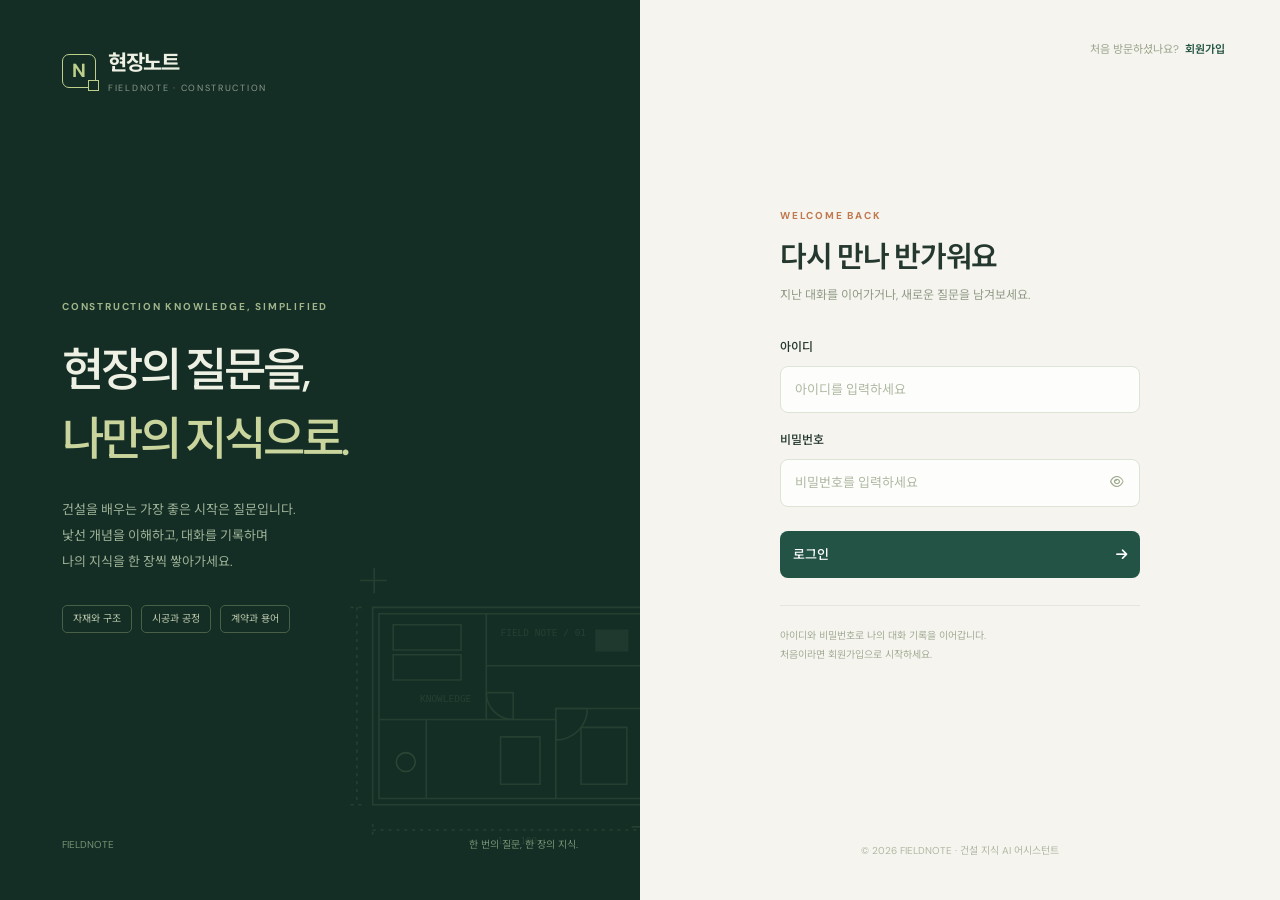
<file: chat-fe/login.html>
<!DOCTYPE html>
<!-- HTML은 화면의 구조를 정합니다. 태그는 구역/버튼/입력칸을 뜻하고 class는 CSS 모양, id는 JS가 찾는 -->
<!-- 이름입니다. -->
<!-- 주석은 브라우저 화면에는 표시되지 않지만 페이지 소스에는 보이므로 비밀을 적지 않습니다. CSS는 모양, -->
<!-- JavaScript는 클릭/요청 동작을 맡습니다. -->
<html lang="ko">
  <!-- 화면에 직접 보이지 않는 문서 정보와 스타일/라이브러리를 연결합니다. viewport는 모바일 화면 폭에 맞추는 -->
  <!-- 설정입니다. -->
  <head>
    <meta charset="UTF-8">
    <meta name="viewport" content="width=device-width, initial-scale=1.0">
    <meta name="theme-color" content="#142e25">
    <meta name="description" content="건설의 질문을 이해하기 쉬운 지식으로. 현장노트 건설 지식 AI 어시스턴트.">
    <title>
      로그인 · 현장노트
    </title>
    <link rel="stylesheet" href="https://cdnjs.cloudflare.com/ajax/libs/font-awesome/6.5.1/css/all.min.css">
    <link rel="stylesheet" href="css/style.css">
  </head>
  <!-- 브라우저에 실제로 표시되는 영역입니다. 아래 id를 바꾸면 해당 요소를 찾는 JavaScript도 함께 확인해야 -->
  <!-- 합니다. -->
  <body data-page="auth" class="auth-page ">
    <section class="auth-story" aria-label="현장노트 소개">
      <a class="brand" href="index.html" aria-label="현장노트 홈">
        <span class="brand-mark" aria-hidden="true">
          N
        </span>
        <span>
          <span class="brand-title">
            현장노트
          </span>
          <span class="brand-sub" style="display:block">
            FIELDNOTE · CONSTRUCTION
          </span>
        </span>
      </a>
      <div class="auth-story-main">
        <div class="eyebrow">
          CONSTRUCTION KNOWLEDGE, SIMPLIFIED
        </div>
        <h1>
          현장의 질문을,
          <br>
          <span>
            나만의 지식으로.
          </span>
        </h1>
        <p>
          건설을 배우는 가장 좋은 시작은 질문입니다.
          <br>
          낯선 개념을 이해하고, 대화를 기록하며
          <br>
          나의 지식을 한 장씩 쌓아가세요.
        </p>
        <div class="auth-topics">
          <span>
            자재와 구조
          </span>
          <span>
            시공과 공정
          </span>
          <span>
            계약과 용어
          </span>
        </div>
      </div>
      <svg class="plan-art" viewBox="0 0 220 190" fill="none" aria-hidden="true">
        <g stroke="#819873" stroke-width="1">
          <path d="M23 30h174v125H23zM27 34h166v117H27z"/>
          <path d="M95 34v67H27m68 0h44v50m0-57h54M95 67h98M57 101v50"/>
          <path d="M95 84a17 17 0 0 0 17 17m-17-17h17v17M139 114a20 20 0 0 0 20-20m-20 20V94h20"/>
          <path d="M36 41h43v16H36zM36 60h43v16H36zM155 106h29v36h-29zM104 112h25v30h-25z"/>
          <path d="M13 30v125m-4-125h8m-8 125h8M23 171h174m-174-4v8m174-8v8" stroke-dasharray="2 3"/>
          <path d="M15 13h17m-8-8v16M187 169h23m-11-11v23"/>
        </g>
        <g fill="#819873" font-family="monospace" font-size="6">
          <text x="104" y="48">
            FIELD NOTE / 01
          </text>
          <text x="53" y="90">
            KNOWLEDGE
          </text>
          <text x="102" y="180">
            1 : 100
          </text>
        </g>
        <rect x="164" y="44" width="21" height="14" fill="#ccd6b5" opacity=".4"/>
        <circle cx="44" cy="128" r="6" stroke="#a8b880"/>
        <path d="m203 12 2 7h-4l2-7z" fill="#8ca477"/>
        <path d="M203 19v10" stroke="#8ca477"/>
      </svg>
      <div class="auth-story-footer">
        <span>
          FIELDNOTE
        </span>
        <span>
          한 번의 질문, 한 장의 지식.
        </span>
      </div>
    </section>
    <!-- 이 화면의 핵심 작업 영역입니다. 로그인/채팅/기록 중 해당 페이지의 기능을 담습니다. -->
    <main class="auth-main" id="mainContent">
      <div class="mobile-brand">
        <a class="brand" href="index.html" aria-label="현장노트 홈">
          <span class="brand-mark" aria-hidden="true">
            N
          </span>
          <span>
            <span class="brand-title">
              현장노트
            </span>
            <span class="brand-sub" style="display:block">
              FIELDNOTE · CONSTRUCTION
            </span>
          </span>
        </a>
      </div>
      <div class="auth-top">
        처음 방문하셨나요?
        <a href="register.html">
          회원가입
        </a>
      </div>
      <div class="auth-card">
        <div class="eyebrow">
          WELCOME BACK
        </div>
        <h2>
          다시 만나 반가워요
        </h2>
        <p class="auth-description">
          지난 대화를 이어가거나, 새로운 질문을 남겨보세요.
        </p>
        <!-- 입력을 묶어 제출하는 폼입니다. onsubmit의 JS 함수가 기본 이동을 막고 API 요청을 보냅니다. -->
        <form class="auth-form" id="loginForm" onsubmit="handleLogin(event)">
          <div class="form-field">
            <label for="username">
              아이디
            </label>
            <!-- name/id/type과 길이 조건이 입력의 역할을 정합니다. 브라우저 검사에 더해 서버에서도 같은 -->
            <!-- 조건을 검사합니다. -->
            <input id="username" name="username" autocomplete="username" required minlength="3" maxlength="30" placeholder="아이디를 입력하세요">
          </div>
          <div class="form-field">
            <label for="password">
              비밀번호
            </label>
            <div class="input-wrap">
              <!-- name/id/type과 길이 조건이 입력의 역할을 정합니다. 브라우저 검사에 더해 서버에서도 -->
              <!-- 같은 조건을 검사합니다. -->
              <input id="password" name="password" type="password" autocomplete="current-password" required  placeholder="비밀번호를 입력하세요">
              <button type="button" class="password-toggle" onclick="togglePassword('password',this)" aria-label="비밀번호 표시" aria-pressed="false">
                <i class="fa-regular fa-eye" aria-hidden="true">
                </i>
              </button>
            </div>
          </div>
          <div id="errorMessage" class="form-error hidden" role="alert">
            <i class="fa-solid fa-circle-exclamation" aria-hidden="true">
            </i>
            <span id="errorText">
            </span>
          </div>
          <button id="submitBtn" class="button auth-submit" type="submit">
            <span>
              로그인
            </span>
            <i class="fa-solid fa-arrow-right" aria-hidden="true">
            </i>
          </button>
        </form>
        <p class="auth-bottom-note">
          아이디와 비밀번호로 나의 대화 기록을 이어갑니다.
          <br>
          처음이라면 회원가입으로 시작하세요.
        </p>
      </div>
      <footer class="auth-footer">
        © 2026 FIELDNOTE · 건설 지식 AI 어시스턴트
      </footer>
    </main>
    <div id="toast-container" class="toast-container" role="status" aria-live="polite">
    </div>
    <!-- 스크립트는 적힌 순서대로 연결됩니다. 공통 설정/도구를 먼저 읽고 페이지 전용 코드가 이를 사용합니다. -->
    <script src="js/config.js">
    </script>
    <!-- 스크립트는 적힌 순서대로 연결됩니다. 공통 설정/도구를 먼저 읽고 페이지 전용 코드가 이를 사용합니다. -->
    <script src="js/api.js">
    </script>
    <!-- 스크립트는 적힌 순서대로 연결됩니다. 공통 설정/도구를 먼저 읽고 페이지 전용 코드가 이를 사용합니다. -->
    <script src="js/ui.js">
    </script>
    <!-- 스크립트는 적힌 순서대로 연결됩니다. 공통 설정/도구를 먼저 읽고 페이지 전용 코드가 이를 사용합니다. -->
    <script src="js/auth.js">
    </script>
  </body>
</html>
</file>
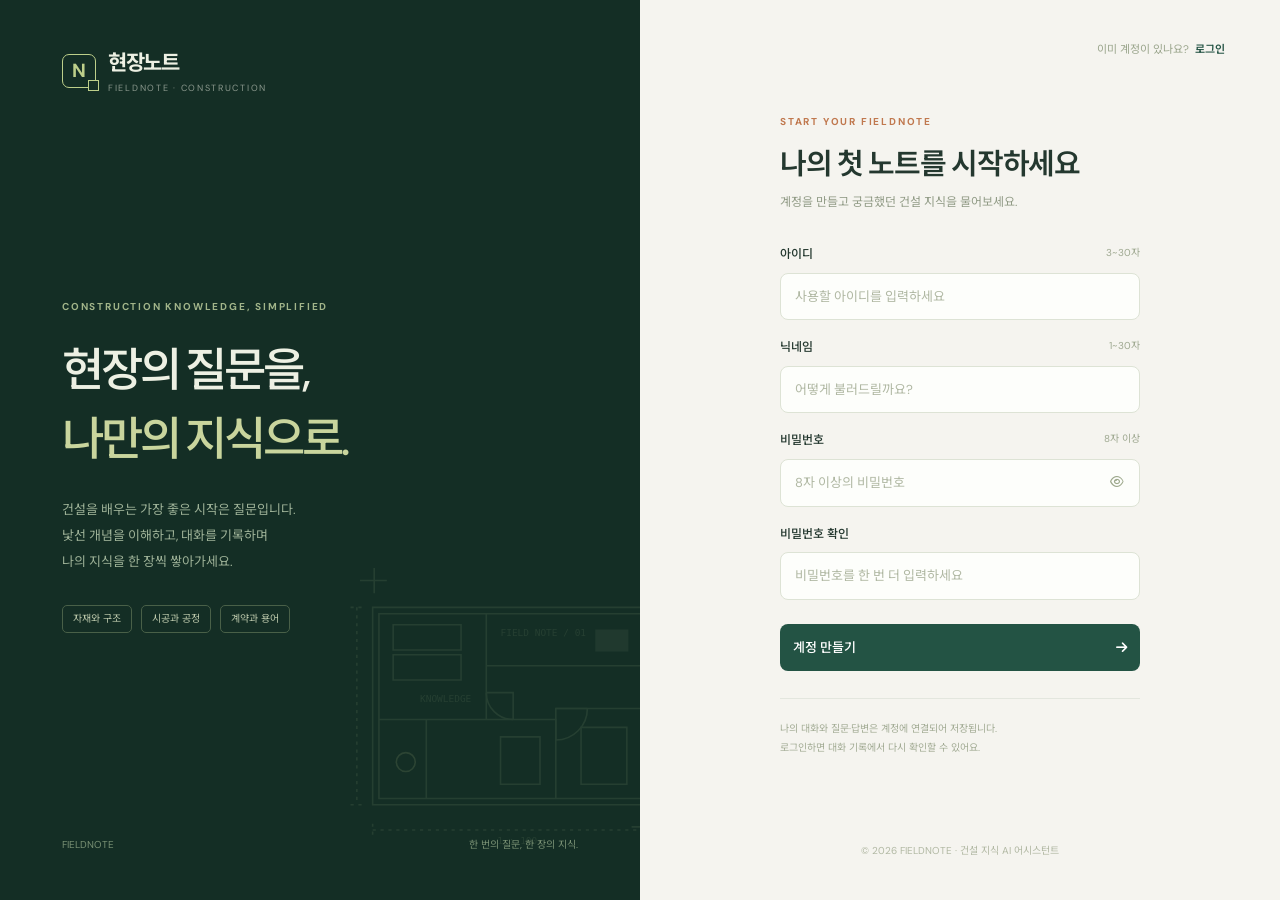
<file: chat-fe/register.html>
<!DOCTYPE html>
<!-- HTML은 화면의 구조를 정합니다. 태그는 구역/버튼/입력칸을 뜻하고 class는 CSS 모양, id는 JS가 찾는 -->
<!-- 이름입니다. -->
<!-- 주석은 브라우저 화면에는 표시되지 않지만 페이지 소스에는 보이므로 비밀을 적지 않습니다. CSS는 모양, -->
<!-- JavaScript는 클릭/요청 동작을 맡습니다. -->
<html lang="ko">
  <!-- 화면에 직접 보이지 않는 문서 정보와 스타일/라이브러리를 연결합니다. viewport는 모바일 화면 폭에 맞추는 -->
  <!-- 설정입니다. -->
  <head>
    <meta charset="UTF-8">
    <meta name="viewport" content="width=device-width, initial-scale=1.0">
    <meta name="theme-color" content="#142e25">
    <meta name="description" content="건설의 질문을 이해하기 쉬운 지식으로. 현장노트 건설 지식 AI 어시스턴트.">
    <title>
      회원가입 · 현장노트
    </title>
    <link rel="stylesheet" href="https://cdnjs.cloudflare.com/ajax/libs/font-awesome/6.5.1/css/all.min.css">
    <link rel="stylesheet" href="css/style.css">
  </head>
  <!-- 브라우저에 실제로 표시되는 영역입니다. 아래 id를 바꾸면 해당 요소를 찾는 JavaScript도 함께 확인해야 -->
  <!-- 합니다. -->
  <body data-page="auth" class="auth-page register-page">
    <section class="auth-story" aria-label="현장노트 소개">
      <a class="brand" href="index.html" aria-label="현장노트 홈">
        <span class="brand-mark" aria-hidden="true">
          N
        </span>
        <span>
          <span class="brand-title">
            현장노트
          </span>
          <span class="brand-sub" style="display:block">
            FIELDNOTE · CONSTRUCTION
          </span>
        </span>
      </a>
      <div class="auth-story-main">
        <div class="eyebrow">
          CONSTRUCTION KNOWLEDGE, SIMPLIFIED
        </div>
        <h1>
          현장의 질문을,
          <br>
          <span>
            나만의 지식으로.
          </span>
        </h1>
        <p>
          건설을 배우는 가장 좋은 시작은 질문입니다.
          <br>
          낯선 개념을 이해하고, 대화를 기록하며
          <br>
          나의 지식을 한 장씩 쌓아가세요.
        </p>
        <div class="auth-topics">
          <span>
            자재와 구조
          </span>
          <span>
            시공과 공정
          </span>
          <span>
            계약과 용어
          </span>
        </div>
      </div>
      <svg class="plan-art" viewBox="0 0 220 190" fill="none" aria-hidden="true">
        <g stroke="#819873" stroke-width="1">
          <path d="M23 30h174v125H23zM27 34h166v117H27z"/>
          <path d="M95 34v67H27m68 0h44v50m0-57h54M95 67h98M57 101v50"/>
          <path d="M95 84a17 17 0 0 0 17 17m-17-17h17v17M139 114a20 20 0 0 0 20-20m-20 20V94h20"/>
          <path d="M36 41h43v16H36zM36 60h43v16H36zM155 106h29v36h-29zM104 112h25v30h-25z"/>
          <path d="M13 30v125m-4-125h8m-8 125h8M23 171h174m-174-4v8m174-8v8" stroke-dasharray="2 3"/>
          <path d="M15 13h17m-8-8v16M187 169h23m-11-11v23"/>
        </g>
        <g fill="#819873" font-family="monospace" font-size="6">
          <text x="104" y="48">
            FIELD NOTE / 01
          </text>
          <text x="53" y="90">
            KNOWLEDGE
          </text>
          <text x="102" y="180">
            1 : 100
          </text>
        </g>
        <rect x="164" y="44" width="21" height="14" fill="#ccd6b5" opacity=".4"/>
        <circle cx="44" cy="128" r="6" stroke="#a8b880"/>
        <path d="m203 12 2 7h-4l2-7z" fill="#8ca477"/>
        <path d="M203 19v10" stroke="#8ca477"/>
      </svg>
      <div class="auth-story-footer">
        <span>
          FIELDNOTE
        </span>
        <span>
          한 번의 질문, 한 장의 지식.
        </span>
      </div>
    </section>
    <!-- 이 화면의 핵심 작업 영역입니다. 로그인/채팅/기록 중 해당 페이지의 기능을 담습니다. -->
    <main class="auth-main" id="mainContent">
      <div class="mobile-brand">
        <a class="brand" href="index.html" aria-label="현장노트 홈">
          <span class="brand-mark" aria-hidden="true">
            N
          </span>
          <span>
            <span class="brand-title">
              현장노트
            </span>
            <span class="brand-sub" style="display:block">
              FIELDNOTE · CONSTRUCTION
            </span>
          </span>
        </a>
      </div>
      <div class="auth-top">
        이미 계정이 있나요?
        <a href="login.html">
          로그인
        </a>
      </div>
      <div class="auth-card">
        <div class="eyebrow">
          START YOUR FIELDNOTE
        </div>
        <h2>
          나의 첫 노트를 시작하세요
        </h2>
        <p class="auth-description">
          계정을 만들고 궁금했던 건설 지식을 물어보세요.
        </p>
        <!-- 입력을 묶어 제출하는 폼입니다. onsubmit의 JS 함수가 기본 이동을 막고 API 요청을 보냅니다. -->
        <form class="auth-form" id="registerForm" onsubmit="handleRegister(event)">
          <div class="form-field">
            <label for="username">
              아이디
              <span class="field-note">
                3~30자
              </span>
            </label>
            <!-- name/id/type과 길이 조건이 입력의 역할을 정합니다. 브라우저 검사에 더해 서버에서도 같은 -->
            <!-- 조건을 검사합니다. -->
            <input id="username" name="username" autocomplete="username" required minlength="3" maxlength="30" placeholder="사용할 아이디를 입력하세요">
          </div>
          <div class="form-field">
            <label for="nickname">
              닉네임
              <span class="field-note">
                1~30자
              </span>
            </label>
            <!-- name/id/type과 길이 조건이 입력의 역할을 정합니다. 브라우저 검사에 더해 서버에서도 같은 -->
            <!-- 조건을 검사합니다. -->
            <input id="nickname" name="nickname" autocomplete="nickname" required minlength="1" maxlength="30" placeholder="어떻게 불러드릴까요?">
          </div>
          <div class="form-field">
            <label for="password">
              비밀번호
              <span class="field-note">
                8자 이상
              </span>
            </label>
            <div class="input-wrap">
              <!-- name/id/type과 길이 조건이 입력의 역할을 정합니다. 브라우저 검사에 더해 서버에서도 -->
              <!-- 같은 조건을 검사합니다. -->
              <input id="password" name="password" type="password" autocomplete="new-password" required minlength="8" maxlength="100" placeholder="8자 이상의 비밀번호">
              <button type="button" class="password-toggle" onclick="togglePassword('password',this)" aria-label="비밀번호 표시" aria-pressed="false">
                <i class="fa-regular fa-eye" aria-hidden="true">
                </i>
              </button>
            </div>
          </div>
          <div class="form-field">
            <label for="passwordConfirm">
              비밀번호 확인
            </label>
            <!-- name/id/type과 길이 조건이 입력의 역할을 정합니다. 브라우저 검사에 더해 서버에서도 같은 -->
            <!-- 조건을 검사합니다. -->
            <input id="passwordConfirm" name="passwordConfirm" type="password" autocomplete="new-password" required minlength="8" maxlength="100" placeholder="비밀번호를 한 번 더 입력하세요">
          </div>
          <div id="errorMessage" class="form-error hidden" role="alert">
            <i class="fa-solid fa-circle-exclamation" aria-hidden="true">
            </i>
            <span id="errorText">
            </span>
          </div>
          <button id="submitBtn" class="button auth-submit" type="submit">
            <span>
              계정 만들기
            </span>
            <i class="fa-solid fa-arrow-right" aria-hidden="true">
            </i>
          </button>
        </form>
        <p class="auth-bottom-note">
          나의 대화와 질문·답변은 계정에 연결되어 저장됩니다.
          <br>
          로그인하면 대화 기록에서 다시 확인할 수 있어요.
        </p>
      </div>
      <footer class="auth-footer">
        © 2026 FIELDNOTE · 건설 지식 AI 어시스턴트
      </footer>
    </main>
    <div id="toast-container" class="toast-container" role="status" aria-live="polite">
    </div>
    <!-- 스크립트는 적힌 순서대로 연결됩니다. 공통 설정/도구를 먼저 읽고 페이지 전용 코드가 이를 사용합니다. -->
    <script src="js/config.js">
    </script>
    <!-- 스크립트는 적힌 순서대로 연결됩니다. 공통 설정/도구를 먼저 읽고 페이지 전용 코드가 이를 사용합니다. -->
    <script src="js/api.js">
    </script>
    <!-- 스크립트는 적힌 순서대로 연결됩니다. 공통 설정/도구를 먼저 읽고 페이지 전용 코드가 이를 사용합니다. -->
    <script src="js/ui.js">
    </script>
    <!-- 스크립트는 적힌 순서대로 연결됩니다. 공통 설정/도구를 먼저 읽고 페이지 전용 코드가 이를 사용합니다. -->
    <script src="js/auth.js">
    </script>
  </body>
</html>
</file>
<file: chat-fe/css/style.css>
/* CSS는 HTML의 모양과 배치를 정합니다. .이름은 class, #이름은 id, :hover는 마우스를 올린 상태를 */
/* 선택합니다. */
/* px는 화면 길이 단위, rem은 기본 글자 크기 기준 단위, %는 부모 영역 기준 비율입니다. padding은 안쪽, */
/* margin은 바깥 여백입니다. */
/* flex는 한 방향 배치, grid는 행/열 배치입니다. @media는 화면 폭/사용자 설정에 따라 다른 모양을 */
/* 적용합니다. */
@import url('https://fonts.googleapis.com/css2?family=DM+Sans:wght@400;500;600;700&family=Noto+Sans+KR:wght@400;500;600;700;800&display=swap');

/* 현장노트 — a quiet workspace for construction knowledge. */
/* 공통 색·글꼴 등의 이름을 변수로 둡니다. var(--이름)으로 가져오면 여러 화면의 모양을 한곳에서 맞출 수 있습니다. */
:root {
  --paper:#f5f4ef;
  --surface:#fff;
  --ink:#24382f;
  --muted:#7a837b;
  --line:#e3e6de;
  --green:#235344;
  --deep:#142e25;
  --sage:#e9efe6;
  --accent:#c0784e;
  --danger:#b74d3c;
  --font:'DM Sans','Noto Sans KR',sans-serif;
  --radius:16px;
}
* {
  box-sizing:border-box
}
/* 화면 전체의 기본 글꼴·배경·크기를 정합니다. 아래 페이지별 규칙은 필요한 부분만 덮어씁니다. */
body {
  margin:0;
  font-family:var(--font);
  color:var(--ink);
  background:var(--paper);
  font-size:14px;
  line-height:1.65;
  -webkit-font-smoothing:antialiased
}
button,input,textarea,select {
  font:inherit
}
button,a,input,textarea,select {
  -webkit-tap-highlight-color:transparent
}
button {
  cursor:pointer
}
button:disabled {
  cursor:not-allowed;
  opacity:.5
}
a {
  color:inherit;
  text-decoration:none
}
button {
  border:0
}
h1,h2,h3,p {
  margin:0
}
h1,h2,h3 {
  line-height:1.35;
  letter-spacing:-.045em
}
button:focus-visible,a:focus-visible,input:focus-visible,textarea:focus-visible,select:focus-visible,summary:focus-visible {
  outline:3px solid #bdcf8a;
  outline-offset:3px
}
/* JS가 필요할 때 class를 붙여 안내/요소를 숨기는 공통 규칙입니다. */
.hidden {
  display:none!important
}
/* 시각적으로 숨기되 스크린리더에는 남길 안내입니다. display:none과 달리 접근성 정보를 제공하기 위한 규칙입니다. */
.sr-only {
  position:absolute;
  width:1px;
  height:1px;
  overflow:hidden;
  clip:rect(0,0,0,0);
  white-space:nowrap
}
.fa-spin {
  animation:spin 1s linear infinite
}
/* 회전 애니메이션의 중간/끝 모양을 정의합니다. 적용한 요소만 이 움직임을 사용합니다. */
@keyframes spin {
  to {
    transform:rotate(360deg)
  }
}
.skip-link {
  position:fixed;
  top:-80px;
  left:20px;
  background:white;
  padding:10px;
  z-index:100
}
.skip-link:focus {
  top:12px
}
.eyebrow {
  font-size:10px;
  font-weight:700;
  letter-spacing:.18em;
  text-transform:uppercase;
  color:var(--muted)
}
/* 메뉴와 작업 영역을 나누는 전체 틀입니다. 자식 영역이 줄어들 수 있어야 작은 화면에서 넘침이 줄어듭니다. */
.app-shell {
  display:flex;
  height:100dvh;
  min-height:580px;
  overflow:hidden
}
/* 왼쪽 탐색 메뉴의 크기·색·위치를 정합니다. 모바일에서는 아래 @media 규칙이 표시 방식을 바꿉니다. */
.sidebar {
  width:254px;
  flex-shrink:0;
  background:var(--deep);
  color:#e5e9dd;
  display:flex;
  flex-direction:column;
  padding:30px 20px 20px;
  position:relative;
  z-index:30
}
.brand {
  display:flex;
  gap:12px;
  align-items:center
}
.brand-mark {
  width:34px;
  height:34px;
  border:1px solid currentColor;
  display:grid;
  place-items:center;
  border-radius:7px;
  position:relative;
  font-weight:700;
  font-size:19px;
  color:#bdcf8a
}
.brand-mark:after {
  content:'';
  position:absolute;
  width:9px;
  height:9px;
  right:-4px;
  bottom:-4px;
  background:var(--deep);
  border:1px solid currentColor
}
.brand-title {
  font-size:21px;
  font-weight:700;
  letter-spacing:-.06em
}
.brand-sub {
  font-size:9px;
  letter-spacing:.19em;
  opacity:.55
}
.workspace-label {
  margin:34px 12px 12px;
  color:#9faf9c;
  font-size:10px;
  letter-spacing:.12em
}
.rail-nav {
  display:grid;
  gap:5px
}
.rail-link {
  display:flex;
  align-items:center;
  gap:13px;
  padding:11px 13px;
  border-radius:8px;
  color:#b9c8b9;
  font-size:13px
}
.rail-link i {
  width:18px;
  font-size:14px
}
.rail-link:hover {
  background:#203d30;
  color:white
}
.rail-link.active {
  background:#2d4838;
  color:#e9efcf
}
.rail-link.active:after {
  content:'';
  width:5px;
  height:5px;
  border-radius:50%;
  background:#c8d39a;
  margin-left:auto
}
.new-chat {
  display:flex;
  align-items:center;
  justify-content:center;
  gap:9px;
  padding:11px 15px;
  background:#c7d59d;
  color:#203529;
  border:1px solid #c7d59d;
  border-radius:8px;
  font-weight:700;
  width:100%;
  margin-top:25px
}
.new-chat:hover {
  background:#d5dfb7
}
.rail-section-title {
  display:flex;
  justify-content:space-between;
  align-items:center;
  font-size:10px;
  color:#93a38f;
  letter-spacing:.12em;
  margin:27px 12px 10px
}
.session-list {
  overflow-y:auto;
  flex:1;
  min-height:100px;
  margin:0 -5px;
  padding:0 5px
}
.session-item {
  display:flex;
  align-items:center;
  gap:4px;
  border-radius:8px;
  margin:3px 0;
  color:#aebcad
}
.session-item.active {
  background:#294436;
  color:#f1f4e6
}
.session-select {
  flex:1;
  min-width:0;
  background:transparent;
  color:inherit;
  padding:11px 10px;
  text-align:left;
  display:flex;
  gap:9px;
  align-items:center;
  font-size:12px
}
.session-select span {
  overflow:hidden;
  text-overflow:ellipsis;
  white-space:nowrap
}
.session-delete {
  background:transparent;
  color:#81977f;
  padding:9px;
  border-radius:5px
}
.session-delete:hover {
  color:#f0ad91;
  background:#ffffff09
}
.rail-empty {
  font-size:12px;
  color:#8ba18e;
  padding:18px 10px
}
.rail-guide {
  margin-top:auto;
  padding:22px 12px 5px;
  border-top:1px solid #ffffff14;
  color:#93a48f;
  font-size:11px
}
.rail-guide strong {
  display:block;
  color:#c7d59d;
  font-size:12px;
  margin-bottom:5px
}
.rail-footer {
  display:flex;
  align-items:center;
  gap:8px;
  color:#738d79;
  font-size:10px;
  letter-spacing:.09em;
  padding:20px 12px 0
}
.rail-footer .dot {
  width:5px;
  height:5px;
  background:#a0b875
}
.main-column {
  flex:1;
  min-width:0;
  display:flex;
  flex-direction:column
}
/* 화면 제목·메뉴·계정 버튼을 한 줄에 놓는 상단 영역입니다. 모바일에서는 공간에 맞춰 일부 표시가 달라집니다. */
.topbar {
  height:74px;
  flex-shrink:0;
  border-bottom:1px solid var(--line);
  display:flex;
  align-items:center;
  justify-content:space-between;
  padding:0 40px;
  background:#fafbf7;
  gap:20px
}
.breadcrumb {
  font-size:12px;
  color:#8b938b;
  display:flex;
  align-items:center;
  gap:12px
}
.breadcrumb strong {
  font-weight:500;
  color:var(--ink)
}
.breadcrumb .slash {
  color:#c1c7bd
}
.auth-nav {
  display:flex;
  align-items:center;
  gap:13px
}
.user-info {
  display:flex;
  align-items:center;
  gap:9px;
  font-size:12px
}
.user-avatar {
  width:30px;
  height:30px;
  border:1px solid #d7dfcf;
  background:#edf0e5;
  border-radius:50%;
  display:grid;
  place-items:center;
  font-weight:600;
  color:#4c664d
}
.logout-btn {
  background:transparent;
  color:var(--muted);
  font-size:12px;
  padding:7px 4px
}
.logout-btn:hover {
  color:var(--danger)
}
.icon-button {
  background:transparent;
  display:grid;
  place-items:center;
  width:34px;
  height:34px;
  border:1px solid var(--line);
  border-radius:8px;
  color:var(--muted)
}
.mobile-menu {
  display:none
}
.sidebar-backdrop {
  display:none
}
/* 선택한 대화 제목과 안내를 나란히 배치합니다. 내부 DB 번호를 표시하는 배지는 제거했습니다. */
.workspace-top {
  padding:24px 42px 16px;
  display:flex;
  align-items:center;
  justify-content:space-between;
  gap:15px
}
.session-heading {
  display:flex;
  align-items:center;
  gap:10px;
  min-width:0
}
.session-heading h1 {
  font-size:15px;
  overflow:hidden;
  text-overflow:ellipsis;
  white-space:nowrap
}
.quiet-label {
  color:#93a18e;
  font-size:11px;
  white-space:nowrap
}
.chat-workspace {
  flex:1;
  min-height:0;
  display:flex;
  flex-direction:column
}
/* 메시지 영역만 스크롤하게 합니다. overflow:auto는 내용이 공간보다 클 때 스크롤을 만듭니다. */
/* min-height:0은 부모 안에서 이 영역이 줄어들 수 있게 합니다. */
.messages {
  flex:1;
  min-height:0;
  overflow:auto;
  padding:8px 40px 35px;
  scroll-behavior:smooth
}
.welcome {
  max-width:900px;
  margin:28px auto 20px
}
.welcome-intro {
  display:grid;
  grid-template-columns:1fr 200px;
  align-items:center;
  gap:20px;
  margin-bottom:38px
}
.welcome .eyebrow {
  color:var(--accent);
  margin-bottom:14px
}
.welcome h2 {
  font-size:40px;
  font-weight:600;
  line-height:1.45;
  letter-spacing:-.065em
}
.welcome h2 span {
  color:#6e8465
}
.welcome-description {
  font-size:13px;
  color:var(--muted);
  margin-top:17px;
  line-height:1.9
}
.plan-art {
  width:185px;
  height:165px;
  opacity:.76;
  justify-self:end
}
.topics-heading {
  display:flex;
  align-items:center;
  justify-content:space-between;
  margin-bottom:13px
}
.topics-heading h3 {
  font-size:12px;
  font-weight:500
}
.topics-heading span {
  font-size:10px;
  color:#9a9f94
}
/* 예시 질문 카드들을 행/열로 나눕니다. 아래 화면 폭별 규칙에서 열 수를 바꿉니다. */
.topic-grid {
  display:grid;
  grid-template-columns:repeat(2,1fr);
  gap:12px
}
.topic-card {
  text-align:left;
  padding:21px 23px;
  background:#fff;
  border:1px solid var(--line);
  border-radius:12px;
  position:relative;
  transition:transform .18s,border-color .18s,box-shadow .18s;
  min-height:140px
}
.topic-card:hover {
  transform:translateY(-2px);
  border-color:#adbca5;
  box-shadow:0 8px 20px #26352708
}
.topic-top {
  display:flex;
  align-items:center;
  justify-content:space-between;
  margin-bottom:17px
}
.topic-icon {
  background:#f1f0e6;
  color:#8e9e73;
  width:32px;
  height:32px;
  border-radius:7px;
  display:grid;
  place-items:center
}
.topic-card:nth-child(2) .topic-icon {
  background:#f6ece3;
  color:#ba8b64
}
.topic-card:nth-child(3) .topic-icon {
  background:#eaf0ec;
  color:#638273
}
.topic-card:nth-child(4) .topic-icon {
  background:#eef0f4;
  color:#7f8a9d
}
.topic-number {
  font-size:10px;
  color:#b7beb1;
  font-variant-numeric:tabular-nums
}
.topic-card h4 {
  font-size:14px;
  letter-spacing:-.04em;
  margin:0 0 4px;
  font-weight:600
}
.topic-card p {
  font-size:11px;
  color:var(--muted);
  padding-right:20px
}
.topic-arrow {
  position:absolute;
  right:22px;
  bottom:23px;
  color:#9ba694
}
.welcome-foot {
  display:flex;
  align-items:center;
  gap:8px;
  margin-top:20px;
  font-size:11px;
  color:#9aa18f
}
.composer-wrap {
  padding:12px 40px 20px;
  flex-shrink:0;
  background:var(--paper)
}
/* 질문 입력과 전송 버튼 영역입니다. 답변 수신 중 비활성화 동작은 CSS가 아니라 JS에서 처리합니다. */
.composer {
  max-width:900px;
  margin:0 auto;
  background:#fff;
  border:1px solid #d9dfd2;
  border-radius:14px;
  padding:14px 15px 10px;
  box-shadow:0 5px 20px #142e2505
}
.composer:focus-within {
  border-color:#879b78;
  box-shadow:0 0 0 3px #90a57d0c
}
.composer textarea {
  display:block;
  resize:none;
  width:100%;
  border:0;
  background:transparent;
  outline:none!important;
  min-height:40px;
  max-height:160px;
  font-size:13px;
  color:var(--ink);
  line-height:1.75;
  padding:2px 2px 7px
}
.composer textarea::placeholder {
  color:#a4aa9c
}
.composer-bottom {
  display:flex;
  align-items:center;
  justify-content:space-between
}
.composer-hint {
  font-size:10px;
  color:#a0a697
}
.send-controls {
  display:flex;
  align-items:center;
  gap:12px
}
.char-counter {
  font-size:10px;
  color:#a1a799;
  font-variant-numeric:tabular-nums
}
.send-button {
  width:35px;
  height:35px;
  border-radius:8px;
  background:var(--green);
  color:white;
  display:grid;
  place-items:center
}
.send-button:hover {
  background:#173e30
}
.composer-note {
  text-align:center;
  color:#9ba18f;
  font-size:10px;
  margin-top:10px;
  max-width:900px;
  margin-inline:auto
}
/* 질문과 답변 한 건의 기본 배치입니다. 말풍선 서식은 역할별 추가 규칙으로 구분합니다. */
.message {
  max-width:900px;
  margin:20px auto 28px;
  display:flex;
  gap:14px;
  align-items:flex-start
}
.message-user {
  justify-content:flex-end
}
.message-avatar {
  width:30px;
  height:30px;
  border-radius:8px;
  background:var(--green);
  color:#dfe8c1;
  display:grid;
  place-items:center;
  flex-shrink:0;
  font-size:13px
}
.message-user .message-avatar {
  display:none
}
.message-content {
  flex:1;
  min-width:0
}
.message-label {
  font-size:10px;
  color:#86957e;
  margin:3px 0 10px;
  font-weight:500
}
.user-bubble {
  background:#e8eddf;
  padding:13px 20px;
  border:1px solid #dce4ce;
  border-radius:14px 14px 3px 14px;
  max-width:78%;
  white-space:pre-wrap;
  overflow-wrap:anywhere;
  font-size:13px
}
/* AI 답변의 제목·목록·표 같은 Markdown 결과를 읽기 좋게 표시합니다. HTML의 안전한 정제는 JS가 담당합니다. */
.markdown-body {
  font-size:14px;
  line-height:1.9;
  overflow-wrap:anywhere;
  color:#35433b
}
.markdown-body p {
  margin:0 0 13px
}
.markdown-body p:last-child {
  margin-bottom:0
}
.markdown-body h1,.markdown-body h2,.markdown-body h3,.markdown-body h4 {
  font-size:16px;
  margin:20px 0 11px;
  color:#294634
}
.markdown-body h1 {
  font-size:21px
}
.markdown-body h2 {
  font-size:18px
}
.markdown-body ul,.markdown-body ol {
  padding-left:22px;
  margin:12px 0
}
.markdown-body li {
  margin:5px 0
}
.markdown-body strong {
  font-weight:600;
  color:#263e2e
}
.markdown-body code:not(pre code) {
  background:#e9ede2;
  padding:2px 5px;
  border-radius:4px;
  font-size:.88em
}
.markdown-body pre {
  background:#e8ede3;
  border:1px solid #d8e1d1;
  border-radius:10px;
  padding:16px;
  overflow:auto;
  font-size:12px
}
.markdown-body table {
  display:block;
  width:100%;
  overflow-x:auto;
  border-collapse:collapse;
  margin:16px 0;
  font-size:12px
}
.markdown-body th,.markdown-body td {
  border:1px solid #dae1d3;
  padding:9px 13px;
  text-align:left;
  min-width:100px
}
.markdown-body th {
  background:#e9eee2;
  font-weight:600
}
.markdown-body td {
  background:#fbfcf8
}
.markdown-body blockquote {
  border-left:3px solid #a7b988;
  margin:16px 0;
  padding:4px 15px;
  color:#798573
}
.markdown-body a {
  color:var(--green);
  text-decoration:underline
}
.message-meta {
  display:flex;
  align-items:center;
  gap:15px;
  margin-top:12px;
  font-size:10px;
  color:#a2aa99
}
.copy-btn {
  background:transparent;
  color:#8c9983;
  font-size:10px;
  padding:3px 0
}
.copy-btn:hover {
  color:var(--green)
}
.typing-cursor:after {
  content:'●';
  font-size:8px;
  color:#91a573;
  animation:blink 1s infinite;
  margin-left:6px
}
@keyframes blink {
  50% {
    opacity:.2
  }
}
.thinking-label {
  color:#9ba58e;
  font-size:12px
}
.error-banner {
  display:flex;
  align-items:center;
  justify-content:space-between;
  gap:10px;
  max-width:900px;
  margin:0 auto 10px;
  background:#faeee7;
  border:1px solid #e9cbbb;
  color:#a5563b;
  border-radius:8px;
  padding:11px 14px;
  font-size:12px
}
.error-banner button {
  background:transparent;
  color:inherit;
  padding:3px 8px
}
.loading-state,.empty-state {
  padding:44px 22px;
  text-align:center;
  color:var(--muted);
  font-size:13px
}
.empty-state i {
  display:block;
  font-size:24px;
  color:#b6c3a8;
  margin-bottom:14px
}
.page-scroll {
  flex:1;
  overflow:auto;
  min-height:0
}
.records-page {
  padding:36px 42px 28px;
  max-width:1450px;
  margin:auto
}
.page-heading {
  display:flex;
  justify-content:space-between;
  align-items:flex-end;
  gap:20px;
  margin-bottom:28px
}
.page-heading .eyebrow {
  color:var(--accent);
  margin-bottom:9px
}
.page-heading h1 {
  font-size:29px;
  font-weight:600
}
.page-heading p {
  color:var(--muted);
  font-size:12px;
  margin-top:8px
}
.button {
  display:inline-flex;
  align-items:center;
  justify-content:center;
  gap:8px;
  padding:10px 16px;
  border-radius:8px;
  background:var(--green);
  color:white;
  font-size:12px;
  font-weight:500;
  white-space:nowrap
}
.button:hover {
  background:#173e30
}
.button-secondary {
  background:white;
  border:1px solid var(--line);
  color:var(--ink)
}
.button-secondary:hover {
  background:var(--sage)
}
.button-small {
  padding:7px 11px
}
/* 기록 통계 카드를 배치합니다. 숫자 자체는 API 응답을 JS가 넣고 CSS는 모양만 정합니다. */
.metric-grid {
  display:grid;
  grid-template-columns:repeat(4,1fr);
  gap:14px;
  margin-bottom:29px
}
.metric {
  border:1px solid var(--line);
  background:#fff;
  border-radius:12px;
  padding:20px 23px;
  position:relative
}
.metric-label {
  font-size:11px;
  color:#7b8774;
  display:flex;
  justify-content:space-between
}
.metric-label i {
  color:#b5bea9
}
.metric-value {
  font-family:'DM Sans',sans-serif;
  font-size:30px;
  line-height:1.2;
  margin:12px 0 6px;
  letter-spacing:-.05em;
  color:#34543b;
  font-variant-numeric:tabular-nums
}
.metric-note {
  font-size:10px;
  color:#a0a794
}
.records-panel {
  background:white;
  border:1px solid var(--line);
  border-radius:13px;
  overflow:hidden
}
/* 기록 종류 탭과 검색/상태 필터를 배치합니다. 좁은 화면에서 줄바꿈하도록 아래 규칙이 보완합니다. */
.records-toolbar {
  display:flex;
  align-items:center;
  justify-content:space-between;
  gap:18px;
  padding:19px 22px;
  border-bottom:1px solid var(--line);
  flex-wrap:wrap
}
.record-tabs {
  display:flex;
  gap:5px
}
.record-tab {
  padding:7px 11px;
  border-radius:6px;
  background:transparent;
  color:#95a08a;
  font-size:12px
}
.record-tab.active {
  background:#ecf0e5;
  color:#45603f;
  font-weight:600
}
.record-tools {
  display:flex;
  align-items:center;
  gap:10px
}
.search-field {
  position:relative
}
.search-field i {
  position:absolute;
  top:12px;
  left:12px;
  font-size:11px;
  color:#a8b29d
}
.search-field input {
  width:240px;
  padding:9px 12px 9px 32px;
  border:1px solid #e6e9e0;
  border-radius:7px;
  background:#fbfcf8;
  font-size:11px;
  outline:none
}
.search-field input::placeholder {
  color:#a5ae9b
}
.filter-select {
  font-size:11px;
  border:1px solid var(--line);
  background:#fff;
  padding:9px 10px;
  border-radius:7px;
  color:#78866f
}
.table-scroll {
  overflow-x:auto
}
/* 기록 표의 전체 폭·셀 간격·정렬을 정합니다. 내용 열은 넓게 두고 응답시간은 작은 화면에서 숨깁니다. */
.records-table {
  border-collapse:collapse;
  width:100%;
  font-size:12px;
  text-align:left
}
.records-table thead {
  background:#f9faf6;
  color:#919c86;
  font-size:10px;
  letter-spacing:.02em;
  font-weight:500
}
.records-table th {
  font-weight:500;
  padding:13px 18px;
  white-space:nowrap
}
.records-table td {
  padding:18px;
  border-top:1px solid #eff1e9;
  vertical-align:top
}
.records-table tbody tr:hover {
  background:#fcfdf9
}
.records-table .content-cell {
  width:48%;
  min-width:240px
}
/* 긴 질문/답변을 미리보기로 제한합니다. 전체 내용은 클릭했을 때 대화상자로 읽습니다. */
.record-preview {
  background:transparent;
  text-align:left;
  color:#516149;
  padding:0;
  font-size:12px;
  line-height:1.7;
  display:-webkit-box;
  -webkit-line-clamp:2;
  -webkit-box-orient:vertical;
  overflow:hidden;
  overflow-wrap:anywhere;
  width:100%
}
.record-preview:hover {
  color:#214c35
}
.record-preview-hint {
  font-size:9px;
  color:#aab19f;
  margin-top:5px
}
.record-date {
  font-size:10px;
  color:#98a28f;
  white-space:nowrap
}
.record-date strong {
  display:block;
  font-size:11px;
  font-weight:400;
  color:#697861
}
.role-label {
  display:inline-flex;
  align-items:center;
  gap:5px;
  padding:4px 7px;
  border-radius:5px;
  font-size:10px;
  background:#eef0e7;
  color:#7a856c;
  white-space:nowrap
}
.role-label.assistant {
  background:#e6efe7;
  color:#4c7957
}
.status-pill {
  display:inline-flex;
  align-items:center;
  gap:5px;
  color:#629061;
  font-size:10px;
  white-space:nowrap
}
.status-pill:before {
  content:'';
  width:4px;
  height:4px;
  border-radius:50%;
  background:currentColor
}
.status-pill.error {
  color:#bb704d
}
.muted-cell {
  font-size:11px;
  color:#a0aa93;
  white-space:nowrap
}
.table-footer {
  border-top:1px solid var(--line);
  padding:15px 22px;
  display:flex;
  justify-content:space-between;
  align-items:center;
  color:#a1aa94;
  font-size:10px;
  gap:14px
}
.pagination {
  display:flex;
  align-items:center;
  gap:12px
}
.page-nav {
  background:white;
  border:1px solid var(--line);
  border-radius:5px;
  padding:5px 10px;
  color:#7e8c72;
  font-size:10px
}
.page-nav:hover {
  background:var(--sage)
}
.records-note {
  font-size:10px;
  color:#a0aa93;
  margin-top:15px;
  display:flex;
  justify-content:space-between;
  gap:15px
}
/* 전체 기록을 읽는 대화상자의 크기와 모양입니다. ::backdrop 규칙은 뒤쪽 화면의 덮개를 꾸밉니다. */
.detail-dialog {
  border:1px solid var(--line);
  border-radius:16px;
  background:var(--paper);
  color:var(--ink);
  max-width:780px;
  width:calc(100% - 32px);
  padding:0;
  max-height:85dvh;
  box-shadow:0 24px 80px #142e2529
}
.detail-dialog::backdrop {
  background:#132d2555;
  backdrop-filter:blur(3px)
}
.detail-header {
  display:flex;
  justify-content:space-between;
  gap:20px;
  align-items:center;
  padding:20px 26px;
  border-bottom:1px solid var(--line)
}
.detail-header h2 {
  font-size:18px
}
.detail-meta {
  font-size:10px;
  color:var(--muted);
  margin-top:4px
}
.detail-body {
  padding:25px 28px;
  overflow:auto;
  max-height:65dvh
}
/* 로그인/가입 화면의 기본 틀입니다. 왼쪽 소개와 오른쪽 입력 영역을 나눕니다. */
.auth-page {
  min-height:100dvh;
  display:grid;
  grid-template-columns:1fr 1fr
}
.auth-story {
  background:var(--deep);
  color:#edf0e3;
  padding:46px 62px;
  display:flex;
  flex-direction:column;
  position:relative;
  overflow:hidden
}
.auth-story .brand {
  align-self:flex-start
}
.auth-story-main {
  margin:auto 0;
  padding:50px 0;
  position:relative;
  z-index:1
}
.auth-story .eyebrow {
  color:#a2b58a;
  margin-bottom:20px
}
.auth-story h1 {
  font-size:46px;
  font-weight:500;
  line-height:1.5;
  letter-spacing:-.065em
}
.auth-story h1 span {
  color:#c9d59d
}
.auth-story p {
  font-size:13px;
  color:#9db197;
  line-height:2;
  margin-top:23px;
  max-width:360px
}
.auth-story .plan-art {
  position:absolute;
  bottom:40px;
  right:-45px;
  width:350px;
  height:300px;
  opacity:.16
}
.auth-topics {
  display:flex;
  gap:9px;
  margin-top:30px;
  flex-wrap:wrap
}
.auth-topics span {
  padding:5px 10px;
  font-size:10px;
  border:1px solid #496048;
  border-radius:5px;
  color:#bdc9ac
}
.auth-story-footer {
  font-size:10px;
  color:#799174;
  display:flex;
  justify-content:space-between
}
/* 입력 폼이 놓이는 작업 영역입니다. 큰 화면과 모바일에서 여백과 정렬을 달리합니다. */
.auth-main {
  display:flex;
  flex-direction:column;
  padding:40px 55px;
  min-width:0
}
.auth-top {
  display:flex;
  justify-content:flex-end;
  gap:6px;
  font-size:11px;
  color:#9aa58c
}
.auth-top a {
  color:var(--green);
  font-weight:600
}
.auth-card {
  width:100%;
  max-width:360px;
  margin:auto
}
.auth-card .eyebrow {
  color:var(--accent);
  margin-bottom:14px
}
.auth-card h2 {
  font-size:29px;
  font-weight:600;
  margin-bottom:9px
}
.auth-description {
  font-size:12px;
  color:#919b86;
  margin-bottom:32px
}
.auth-form {
  display:grid;
  gap:18px
}
.form-field label {
  display:flex;
  justify-content:space-between;
  font-size:12px;
  font-weight:500;
  margin-bottom:8px
}
.field-note {
  font-size:10px;
  color:#9da78f;
  font-weight:400
}
/* 입력칸과 비밀번호 표시 버튼을 한 영역에 묶습니다. type 변경은 JS가 하고 여기서는 겹치지 않게 배치합니다. */
.input-wrap {
  position:relative
}
.form-field input {
  width:100%;
  border:1px solid #dde3d5;
  background:#fdfefb;
  padding:12px 14px;
  border-radius:8px;
  color:var(--ink);
  font-size:13px;
  outline:none
}
.form-field input::placeholder {
  color:#b0b8a3
}
.form-field input:focus {
  border-color:#94a780
}
.input-wrap input {
  padding-right:45px
}
.password-toggle {
  position:absolute;
  right:7px;
  top:8px;
  width:32px;
  height:32px;
  background:transparent;
  color:#9da88c;
  font-size:12px;
  border-radius:4px
}
.auth-submit {
  width:100%;
  margin-top:6px;
  padding:13px;
  font-size:13px;
  justify-content:space-between
}
.form-error {
  padding:10px 13px;
  background:#faeae2;
  border:1px solid #edccba;
  border-radius:7px;
  color:#a34f31;
  font-size:12px;
  display:flex;
  gap:8px;
  align-items:flex-start
}
.auth-bottom-note {
  font-size:10px;
  color:#a3ac95;
  line-height:1.9;
  border-top:1px solid var(--line);
  padding-top:20px;
  margin-top:27px
}
.auth-footer {
  font-size:10px;
  color:#b1b8a3;
  margin-top:30px;
  text-align:center
}
.mobile-brand {
  display:none
}
/* 잠깐 나타나는 안내의 고정 위치입니다. fixed는 페이지 스크롤에 따라 같이 밀리지 않게 합니다. */
.toast-container {
  position:fixed;
  bottom:24px;
  right:24px;
  z-index:100;
  display:grid;
  gap:10px;
  max-width:calc(100% - 40px)
}
.toast {
  background:var(--deep);
  color:#edf0e1;
  padding:13px 18px;
  border-radius:10px;
  box-shadow:0 8px 28px #132b2526;
  font-size:12px;
  display:flex;
  gap:10px;
  align-items:center;
  animation:toast-in .2s ease
}
.toast.error {
  background:#8a4935
}
.toast.success i {
  color:#c6d897
}
@keyframes toast-in {
  from {
    transform:translateY(8px);
    opacity:0
  }
}
/* 이 조건을 만족할 때만 아래 규칙을 적용합니다. min-width는 이 폭 이상, max-width는 이 폭 이하입니다. */
@media(min-width:1000px) {
  .welcome {
    margin-top:15px
  }
  .welcome-intro {
    margin-bottom:23px
  }
  .welcome h2 {
    font-size:36px;
    line-height:1.35
  }
  .welcome-description {
    margin-top:12px
  }
  /* 예시 질문 카드들을 행/열로 나눕니다. 아래 화면 폭별 규칙에서 열 수를 바꿉니다. */
  .topic-grid {
    grid-template-columns:repeat(4,1fr)
  }
  .topic-card {
    padding:17px;
    min-height:151px
  }
  .topic-number {
    font-size:8px
  }
  .topic-card h4 {
    font-size:13px
  }
  .topic-card p {
    font-size:10px;
    padding-right:0
  }
  .topic-arrow {
    font-size:9px;
    bottom:11px;
    right:13px
  }
}
/* 이 조건을 만족할 때만 아래 규칙을 적용합니다. min-width는 이 폭 이상, max-width는 이 폭 이하입니다. */
@media(min-width:1500px) {
  .welcome {
    margin-top:55px
  }
  .welcome-intro {
    margin-bottom:45px
  }
  .topic-card {
    padding:25px;
    min-height:153px
  }
}
/* 이 조건을 만족할 때만 아래 규칙을 적용합니다. min-width는 이 폭 이상, max-width는 이 폭 이하입니다. */
@media(max-width:1100px) {
  /* 왼쪽 탐색 메뉴의 크기·색·위치를 정합니다. 모바일에서는 아래 @media 규칙이 표시 방식을 바꿉니다. */
  .sidebar {
    width:218px;
    padding-inline:14px
  }
  /* 화면 제목·메뉴·계정 버튼을 한 줄에 놓는 상단 영역입니다. 모바일에서는 공간에 맞춰 일부 표시가 달라집니다. */
  .topbar {
    padding-inline:26px
  }
  /* 메시지 영역만 스크롤하게 합니다. overflow:auto는 내용이 공간보다 클 때 스크롤을 만듭니다. */
  /* min-height:0은 부모 안에서 이 영역이 줄어들 수 있게 합니다. */
  .messages {
    padding-inline:27px
  }
  /* 선택한 대화 제목과 안내를 나란히 배치합니다. 내부 DB 번호를 표시하는 배지는 제거했습니다. */
  .workspace-top {
    padding-inline:28px
  }
  .composer-wrap {
    padding-inline:27px
  }
  .welcome h2 {
    font-size:34px
  }
  .welcome-intro {
    grid-template-columns:1fr 150px
  }
  .plan-art {
    width:145px
  }
  .records-page {
    padding:28px
  }
  .metric {
    padding:18px
  }
  .record-tools {
    width:100%
  }
  .search-field {
    flex:1
  }
  .search-field input {
    width:100%
  }
  .auth-story {
    padding:40px
  }
  .auth-story h1 {
    font-size:38px
  }
  /* 입력 폼이 놓이는 작업 영역입니다. 큰 화면과 모바일에서 여백과 정렬을 달리합니다. */
  .auth-main {
    padding:35px
  }
}
/* 이 조건을 만족할 때만 아래 규칙을 적용합니다. min-width는 이 폭 이상, max-width는 이 폭 이하입니다. */
@media(max-width:760px) {
  /* 메뉴와 작업 영역을 나누는 전체 틀입니다. 자식 영역이 줄어들 수 있어야 작은 화면에서 넘침이 줄어듭니다. */
  .app-shell {
    min-height:0
  }
  /* 왼쪽 탐색 메뉴의 크기·색·위치를 정합니다. 모바일에서는 아래 @media 규칙이 표시 방식을 바꿉니다. */
  .sidebar {
    position:fixed;
    inset:0 auto 0 0;
    transform:translateX(-100%);
    width:264px;
    transition:transform .2s;
    height:100dvh
  }
  .sidebar-open .sidebar {
    transform:translateX(0)
  }
  .sidebar-open .sidebar-backdrop {
    display:block;
    position:fixed;
    inset:0;
    background:#0f241c55;
    z-index:25
  }
  .mobile-menu {
    display:grid;
    flex-shrink:0
  }
  /* 화면 제목·메뉴·계정 버튼을 한 줄에 놓는 상단 영역입니다. 모바일에서는 공간에 맞춰 일부 표시가 달라집니다. */
  .topbar {
    height:62px;
    padding:0 17px;
    gap:12px
  }
  .breadcrumb {
    flex:1;
    font-size:11px
  }
  .breadcrumb .breadcrumb-root,.breadcrumb .slash {
    display:none
  }
  .auth-nav {
    gap:9px
  }
  .user-info {
    font-size:11px
  }
  .logout-btn span {
    display:none
  }
  /* 선택한 대화 제목과 안내를 나란히 배치합니다. 내부 DB 번호를 표시하는 배지는 제거했습니다. */
  .workspace-top {
    padding:18px 20px 10px
  }
  .workspace-top .quiet-label {
    display:none
  }
  /* 메시지 영역만 스크롤하게 합니다. overflow:auto는 내용이 공간보다 클 때 스크롤을 만듭니다. */
  /* min-height:0은 부모 안에서 이 영역이 줄어들 수 있게 합니다. */
  .messages {
    padding:3px 20px 20px
  }
  .welcome {
    margin:20px auto
  }
  .welcome-intro {
    grid-template-columns:1fr;
    margin-bottom:27px
  }
  .welcome h2 {
    font-size:31px
  }
  .welcome .plan-art {
    display:none
  }
  .welcome-description {
    font-size:12px;
    margin-top:12px
  }
  .topic-card {
    padding:16px;
    min-height:142px
  }
  .topic-top {
    margin-bottom:15px
  }
  .topic-card h4 {
    font-size:13px
  }
  .topic-card p {
    font-size:10px
  }
  .topic-arrow {
    right:15px;
    bottom:15px
  }
  .welcome-foot {
    font-size:10px
  }
  .composer-wrap {
    padding:8px 16px 14px
  }
  .composer-hint {
    font-size:9px
  }
  .composer-note {
    font-size:9px
  }
  /* 질문과 답변 한 건의 기본 배치입니다. 말풍선 서식은 역할별 추가 규칙으로 구분합니다. */
  .message {
    gap:10px
  }
  .message-avatar {
    width:25px;
    height:25px
  }
  /* AI 답변의 제목·목록·표 같은 Markdown 결과를 읽기 좋게 표시합니다. HTML의 안전한 정제는 JS가 */
  /* 담당합니다. */
  .markdown-body {
    font-size:13px
  }
  .user-bubble {
    max-width:88%;
    font-size:12px
  }
  .records-page {
    padding:25px 18px
  }
  .page-heading {
    align-items:center;
    margin-bottom:22px
  }
  .page-heading h1 {
    font-size:25px
  }
  .page-heading p {
    font-size:11px;
    max-width:220px
  }
  .page-heading .button {
    font-size:0;
    width:36px;
    padding:10px
  }
  .page-heading .button i {
    font-size:12px
  }
  /* 기록 통계 카드를 배치합니다. 숫자 자체는 API 응답을 JS가 넣고 CSS는 모양만 정합니다. */
  .metric-grid {
    grid-template-columns:repeat(2,1fr);
    gap:10px;
    margin-bottom:20px
  }
  .metric {
    padding:16px
  }
  .metric-value {
    font-size:27px
  }
  /* 기록 종류 탭과 검색/상태 필터를 배치합니다. 좁은 화면에서 줄바꿈하도록 아래 규칙이 보완합니다. */
  .records-toolbar {
    padding:14px
  }
  .record-tabs {
    gap:0
  }
  .record-tab {
    padding:7px 10px
  }
  .record-tools {
    gap:7px
  }
  .filter-select {
    max-width:112px
  }
  .records-table th,.records-table td {
    padding:13px 14px
  }
  .records-table .content-cell {
    min-width:210px
  }
  .records-table .desktop-column {
    display:none
  }
  .table-footer {
    padding:13px 14px;
    flex-wrap:wrap
  }
  .records-note {
    font-size:9px
  }
  /* 로그인/가입 화면의 기본 틀입니다. 왼쪽 소개와 오른쪽 입력 영역을 나눕니다. */
  .auth-page {
    display:block
  }
  .auth-story {
    display:none
  }
  /* 입력 폼이 놓이는 작업 영역입니다. 큰 화면과 모바일에서 여백과 정렬을 달리합니다. */
  .auth-main {
    min-height:100dvh;
    padding:26px
  }
  .mobile-brand {
    display:flex;
    color:var(--green);
    margin-bottom:30px
  }
  .mobile-brand .brand-mark {
    color:var(--green)
  }
  .mobile-brand .brand-mark:after {
    background:var(--paper)
  }
  .auth-top {
    position:absolute;
    right:26px;
    top:38px;
    font-size:10px
  }
  .auth-card {
    margin:auto;
    width:100%;
    padding:15px 0 30px
  }
  .auth-card h2 {
    font-size:28px
  }
  .auth-description {
    margin-bottom:28px
  }
  .auth-footer {
    margin-top:12px
  }
  .auth-page.register-page .auth-card {
    padding-top:5px
  }
  /* 잠깐 나타나는 안내의 고정 위치입니다. fixed는 페이지 스크롤에 따라 같이 밀리지 않게 합니다. */
  .toast-container {
    bottom:14px;
    right:16px
  }
}
/* 움직임 줄이기를 선택한 사용자에게 애니메이션과 부드러운 스크롤을 줄여 표시합니다. */
@media(prefers-reduced-motion:reduce) {
  *,*:before,*:after {
    animation:none!important;
    transition:none!important;
    scroll-behavior:auto!important
  }
}
.record-date {
  color:#7c896f
}
.muted-cell {
  color:#7c896f
}
.record-preview-hint {
  color:#8a977c
}
.composer-hint {
  color:#7f8d73
}
/* 입력창 도구 모음: 선택은 작은 알약 모양, 검색은 눌림 상태와 스위치로 표시합니다. */
.composer-bottom { align-items:flex-end; gap:8px; }
.composer-tools { position:relative; display:flex; flex-wrap:wrap; align-items:center; gap:6px; min-width:0; }
.composer-tools[hidden] { display:none; }
.tool-select,.search-toggle-face,.generation-settings summary { display:flex; align-items:center; gap:6px; height:32px; padding:0 9px; border:1px solid var(--line); border-radius:10px; background:#f8f9f6; color:var(--ink); font-size:11px; }
.tool-select { position:relative; max-width:210px; }
.tool-select select { appearance:none; border:0; background:transparent; color:inherit; font:inherit; max-width:160px; cursor:pointer; padding:0; min-width:0; }
.tool-select .fa-chevron-down { font-size:8px; opacity:.5; pointer-events:none; }
.tool-select:focus-within,.search-toggle:focus-within,.generation-settings summary:focus-visible { outline:2px solid var(--green); outline-offset:2px; }
.search-toggle { position:relative; cursor:pointer; }
.search-toggle input { position:absolute; opacity:0; width:100%; height:100%; margin:0; }
.switch-track { width:22px; height:13px; background:#cdd3ca; border-radius:20px; position:relative; transition:background .15s; }
.switch-track::after { content:''; position:absolute; width:9px; height:9px; border-radius:50%; background:#fff; top:2px; left:2px; transition:transform .15s; box-shadow:0 1px 2px #0002; }
.search-toggle input:checked + .search-toggle-face { background:var(--sage); color:var(--green); border-color:#c7d6c4; }
.search-toggle input:checked + .search-toggle-face .switch-track { background:var(--green); }
.search-toggle input:checked + .search-toggle-face .switch-track::after { transform:translateX(9px); }
.composer-tools :disabled { opacity:.55; cursor:wait; }
/* 줄바꿈된 버튼 대신 도구 모음 전체를 기준으로 패널을 화면 안에 배치합니다. */
.generation-settings { position:static; }
.generation-settings summary { cursor:pointer; list-style:none; }
.generation-settings summary::-webkit-details-marker { display:none; }
.generation-panel { position:absolute; bottom:calc(100% + 10px); right:0; width:250px; max-width:100%; background:var(--surface); border:1px solid var(--line); border-radius:14px; padding:16px; box-shadow:0 12px 40px #142e2520; z-index:30; font-size:12px; }
.generation-panel label { display:flex; flex-direction:column; gap:4px; margin:14px 0 8px; }
.generation-panel label span,.generation-panel p { font-size:10px; color:var(--muted); line-height:1.6; }
.generation-panel input { width:100%; border:1px solid var(--line); border-radius:8px; padding:8px; color:var(--ink); background:var(--paper); }
.generation-panel button { margin-top:8px; color:var(--green); font-size:11px; }
.search-result-status { font-size:10px; color:var(--muted); margin-top:10px; }
.search-suggestions { width:100%; height:90px; border:0; margin-top:8px; border-radius:10px; background:#fff; }
@media(max-width:520px) { .model-picker { max-width:158px; } .model-picker select { max-width:110px; } .composer-tools { gap:5px; } .tool-select,.search-toggle-face { font-size:10px; padding-inline:7px; } .send-controls .char-counter { display:none; } }
</file>
